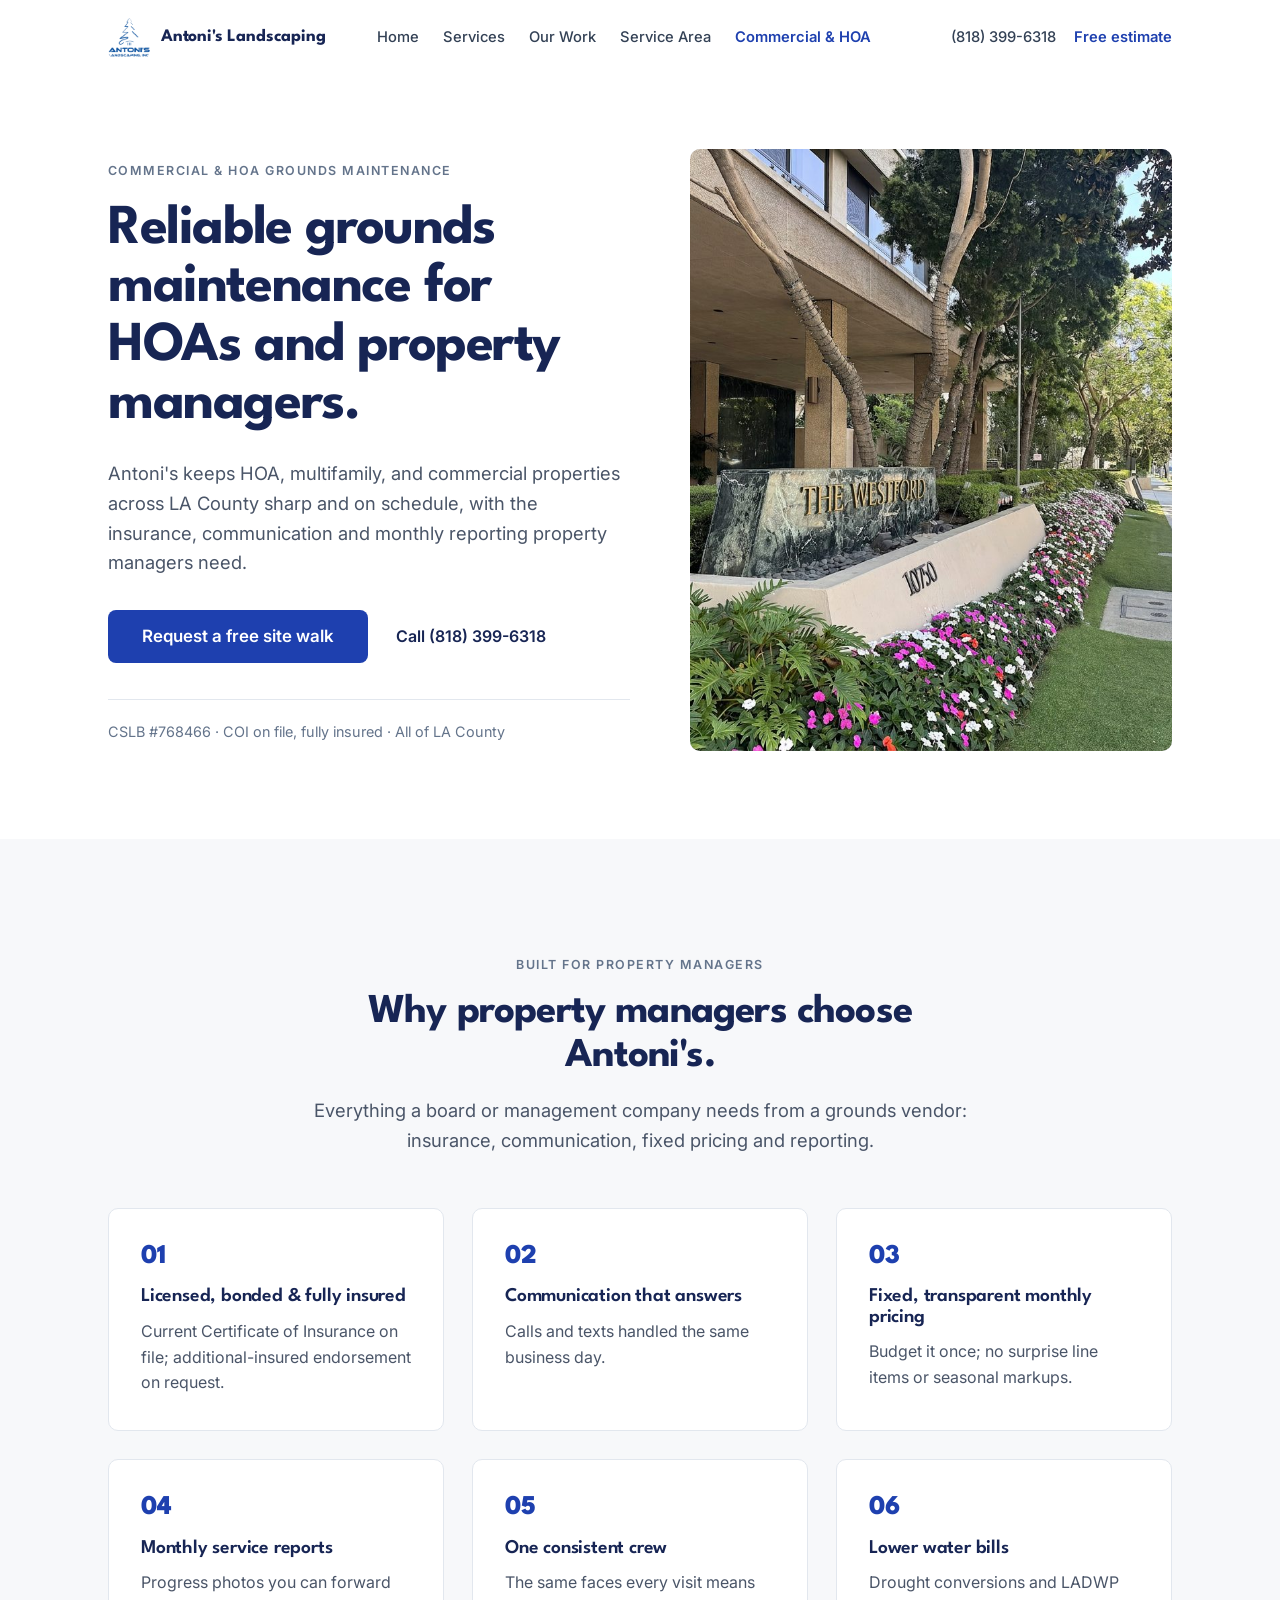
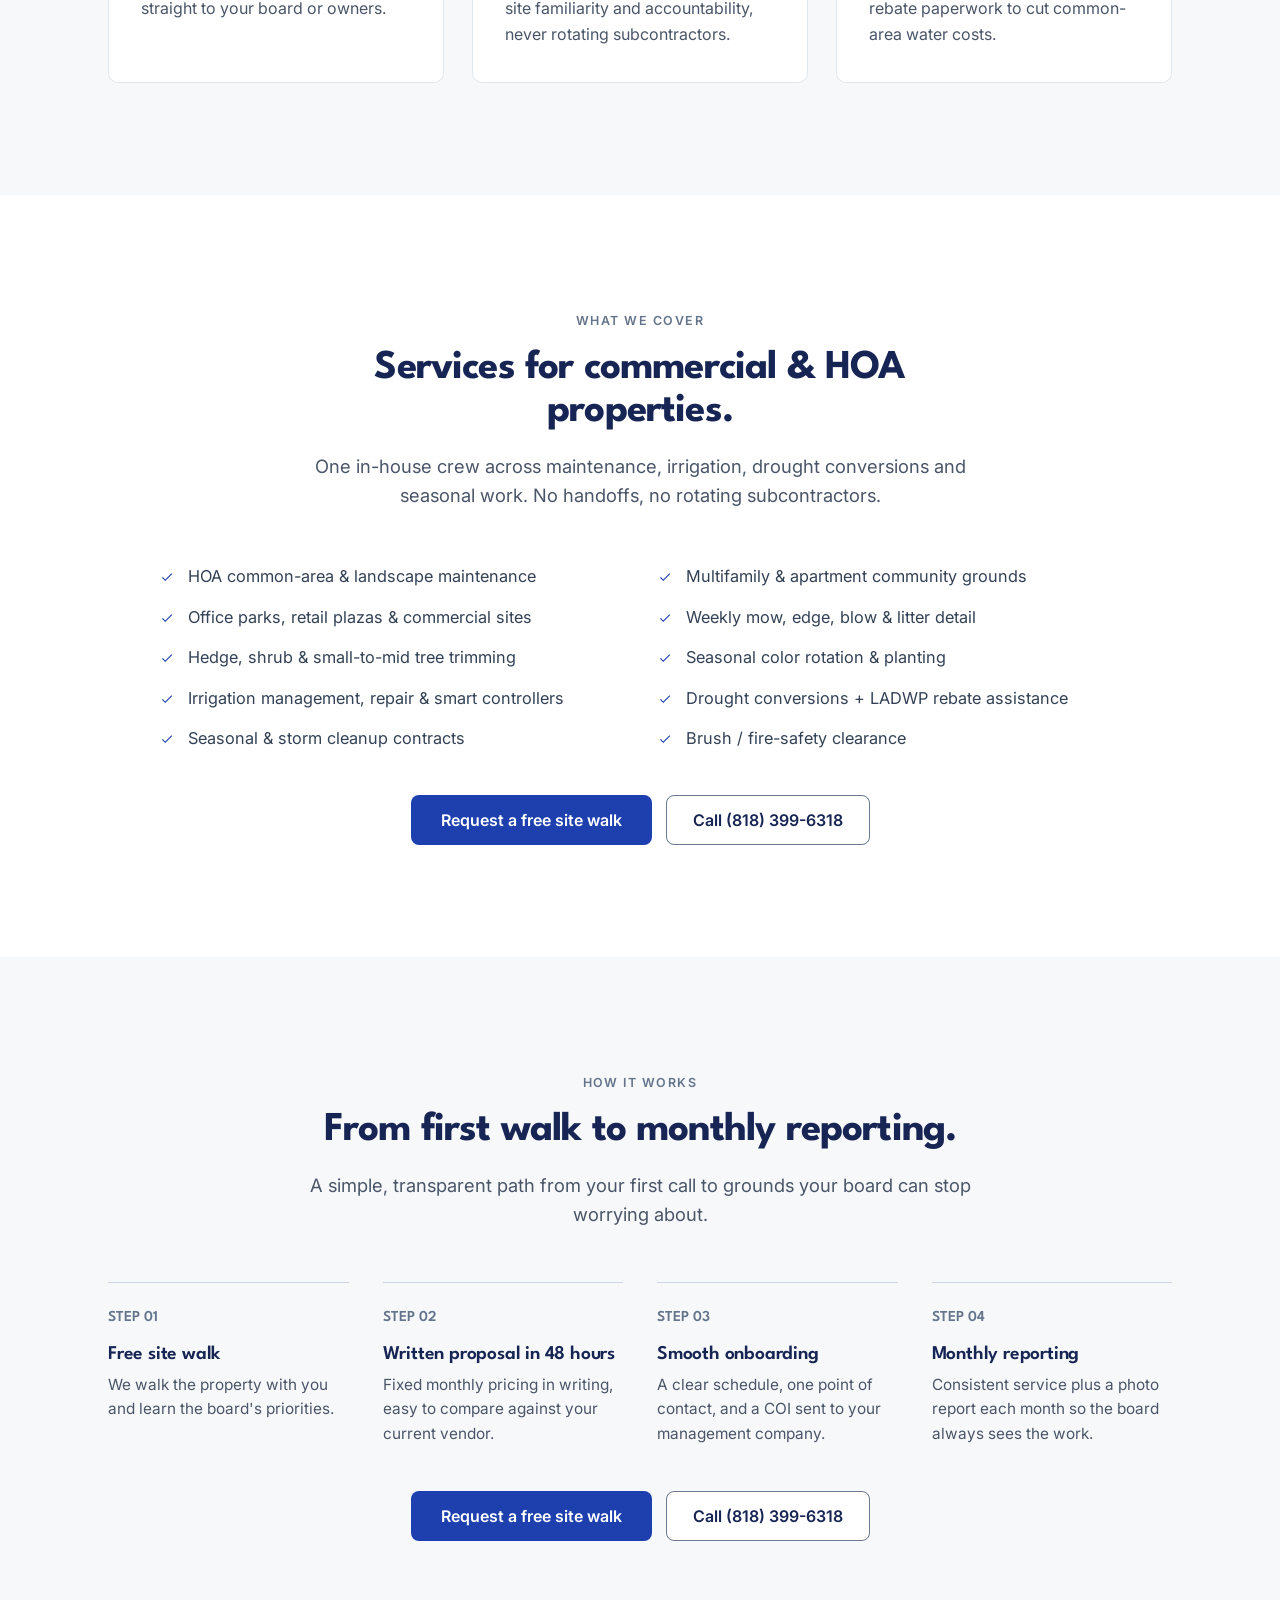
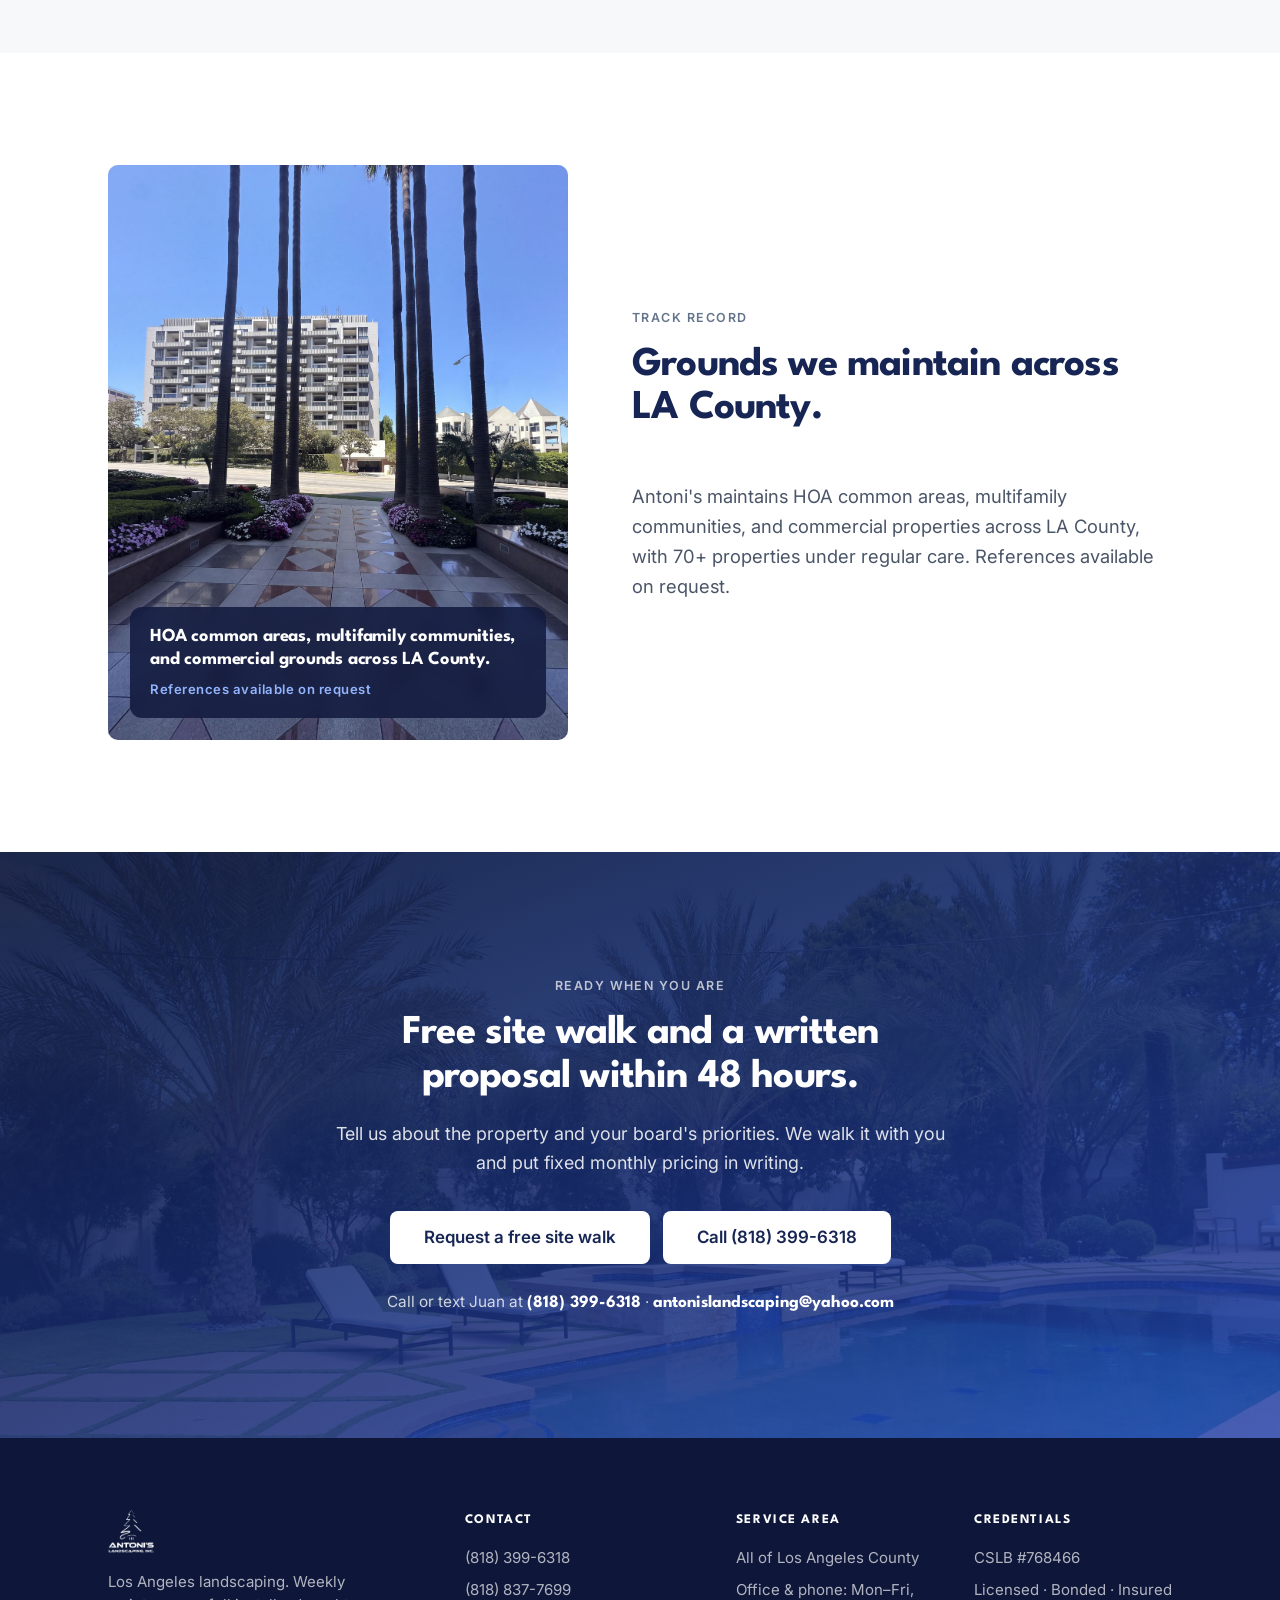
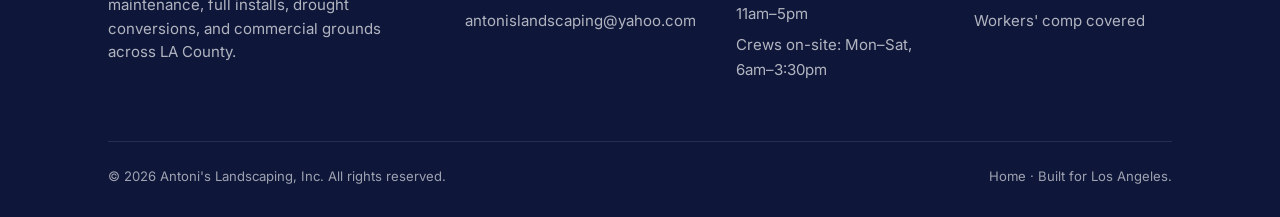
<file: commercial/index.html>
<!DOCTYPE html>
<html lang="en">
<head>
<meta charset="UTF-8" />
<meta name="viewport" content="width=device-width, initial-scale=1.0" />
<title>Commercial &amp; HOA Landscaping in Los Angeles | Antoni's Landscaping</title>
<meta name="description" content="Reliable, insured commercial and HOA grounds maintenance across LA County. Fixed monthly pricing and monthly photo reports. Free site walk and written proposal in 48 hours." />
<meta name="theme-color" content="#093d77" />
<link rel="icon" href="/assets/logo.png" type="image/png" />
<link rel="apple-touch-icon" href="/assets/logo.png" />
<meta name="robots" content="index, follow" />
<link rel="canonical" href="https://antonislandscaping.com/commercial" />
<meta property="og:title" content="Commercial &amp; HOA Landscaping in Los Angeles | Antoni's Landscaping" />
<meta property="og:description" content="Reliable, insured commercial and HOA grounds maintenance across LA County. Fixed monthly pricing and monthly photo reports. Free site walk and written proposal in 48 hours." />
<meta property="og:type" content="website" />
<meta property="og:url" content="https://antonislandscaping.com/commercial" />
<meta property="og:locale" content="en_US" />
<meta property="og:image" content="https://antonislandscaping.com/assets/photos/01_HERO_westford_CLEAN_web.jpg" />
<meta name="twitter:card" content="summary_large_image" />
<link rel="preconnect" href="https://fonts.googleapis.com">
<link rel="preconnect" href="https://fonts.gstatic.com" crossorigin>
<link href="https://fonts.googleapis.com/css2?family=Inter:wght@400;500;600;700&family=League+Spartan:wght@500;600;700;800;900&display=swap" rel="stylesheet">

<!-- Schema.org Service — commercial & HOA grounds maintenance offering -->
<script type="application/ld+json">
{
  "@context": "https://schema.org",
  "@type": "Service",
  "name": "Commercial & HOA Landscape Maintenance",
  "serviceType": "Commercial and HOA landscape maintenance",
  "url": "https://antonislandscaping.com/commercial",
  "image": "https://antonislandscaping.com/assets/photos/01_HERO_westford_CLEAN_web.jpg",
  "description": "Reliable, insured commercial and HOA grounds maintenance across LA County. Fixed monthly pricing, monthly photo reports, and a free site walk with a written proposal in 48 hours.",
  "provider": {
    "@type": "LandscapingBusiness",
    "name": "Antoni's Landscaping",
    "legalName": "Antoni's Landscaping, Inc.",
    "telephone": "+1-818-399-6318",
    "email": "antonislandscaping@yahoo.com",
    "url": "https://antonislandscaping.com/",
    "image": "https://antonislandscaping.com/assets/photos/01_HERO_westford_CLEAN_web.jpg",
    "hasCredential": {
      "@type": "EducationalOccupationalCredential",
      "credentialCategory": "license",
      "name": "CSLB #768466",
      "recognizedBy": { "@type": "Organization", "name": "California Contractors State License Board" }
    }
  },
  "areaServed": { "@type": "AdministrativeArea", "name": "Los Angeles County" }
}
</script>
<link rel="stylesheet" href="/assets/site.css" />
<style>
.btn-navy{background:var(--navy);color:#fff;padding:16px 26px;}
.btn-navy:hover{background:#0f1b3f;transform:translateY(-2px);box-shadow:0 14px 30px rgba(23,37,84,.30);}
.nav-links a[aria-current="page"]{color:var(--blue);font-weight:600;}
/* ===========================================================
   Commercial-page additions (not on the homepage):
   - .checklist : two-column checkmark service list (reuses the
     same royal-blue checkmark mask as .svc-body li)
   - .final-actions : centered button row inside the navy CTA band
   =========================================================== */
.checklist{list-style:none;display:grid;grid-template-columns:1fr 1fr;gap:14px 36px;max-width:960px;margin:0 auto;}
.checklist li{position:relative;padding-left:28px;font-size:1.02rem;color:var(--g700);}
.checklist li::before{content:'';position:absolute;left:0;top:7px;width:14px;height:14px;border-radius:50%;background:var(--blue);
  -webkit-mask:url("data:image/svg+xml;utf8,<svg xmlns='http://www.w3.org/2000/svg' viewBox='0 0 24 24'><path fill='white' d='M9 16.2 4.8 12l-1.4 1.4L9 19 21 7l-1.4-1.4z'/></svg>") center/14px no-repeat;
  mask:url("data:image/svg+xml;utf8,<svg xmlns='http://www.w3.org/2000/svg' viewBox='0 0 24 24'><path fill='white' d='M9 16.2 4.8 12l-1.4 1.4L9 19 21 7l-1.4-1.4z'/></svg>") center/14px no-repeat;}
.final-actions{display:flex;gap:13px;justify-content:center;flex-wrap:wrap;}
/* ---------- responsive ---------- */
@media(max-width:980px){
  :root{--pad:28px;}
  section{padding:76px 0;}
  .hero-grid,.why-grid{grid-template-columns:1fr;gap:44px;}
  .hero-media{margin-top:8px;}
  .svc-grid{grid-template-columns:1fr;}
  .proc-grid{grid-template-columns:repeat(2,1fr);gap:30px 28px;}
  .stats-grid,.creds-grid{grid-template-columns:repeat(2,1fr);}
  .stats .it:nth-child(2),.creds .it:nth-child(2){border-right:none;}
  .stats .it,.creds .it{border-bottom:1px solid rgba(255,255,255,.12);}
  .promise-grid{grid-template-columns:1fr;}
  .foot-grid{grid-template-columns:1fr 1fr;gap:32px;}
  .nav-links,.nav-phone{display:none;}
  .mcta{display:flex;}
  body{padding-bottom:84px;}
}
@media(max-width:680px){
  .checklist{grid-template-columns:1fr;}
}
@media(max-width:560px){
  h2{font-size:1.8rem;}
  .stats-grid,.creds-grid,.proc-grid,.foot-grid{grid-template-columns:1fr;}
  .stats .it,.creds .it{border-right:none;}
  .hero-proof .it{padding-right:16px;margin-right:16px;}
}
</style>
</head>
<body>
<a href="#main" class="skip-link">Skip to content</a>

<!-- ============ NAV ============ -->
<header class="nav" id="nav">
  <div class="nav-in">
    <a href="/" class="brand"><img src="/assets/logo.png" alt="Antoni's Landscaping logo" width="42" height="42" /><b>Antoni's&nbsp;Landscaping</b></a>
    <nav class="nav-links" aria-label="Primary">
      <a href="/">Home</a>
      <a href="/#services">Services</a>
      <a href="/#work">Our Work</a>
      <a href="/#area">Service Area</a>
      <a href="/commercial" aria-current="page">Commercial &amp; HOA</a>
    </nav>
    <div class="nav-right">
      <a href="tel:+18183996318" class="nav-phone">(818) 399-6318</a>
      <a href="/#quote" class="nav-cta">Free estimate</a>
    </div>
  </div>
</header>

<main id="main">

<!-- ============ HERO ============ -->
<section class="hero">
  <div class="container hero-grid">
    <div class="hero-copy">
      <span class="eyebrow">Commercial &amp; HOA Grounds Maintenance</span>
      <h1>Reliable grounds maintenance for HOAs and property managers.</h1>
      <p class="subhead">Antoni's keeps HOA, multifamily, and commercial properties across LA County sharp and on schedule, with the insurance, communication and monthly reporting property managers need.</p>
      <div class="hero-actions">
        <a href="/#quote" class="btn btn-primary btn-lg">Request a free site walk</a>
        <a href="tel:+18183996318" class="link-plain">Call (818) 399-6318</a>
      </div>
      <p class="hero-proof">CSLB #768466 &middot; COI on file, fully insured &middot; All of LA County</p>
    </div>
    <div class="hero-media">
      <img class="main" src="/assets/photos/01_HERO_westford_CLEAN_web.jpg" style="object-position:30% center" alt="Property monument sign and street address above a maintained strip of annual color and turf" decoding="async" />
    </div>
  </div>
</section>

<!-- ============ WHY PROPERTY MANAGERS CHOOSE US ============ -->
<section class="alt">
  <div class="container">
    <div class="section-head center">
      <span class="eyebrow">Built for property managers</span>
      <h2>Why property managers choose Antoni's.</h2>
      <p class="lead">Everything a board or management company needs from a grounds vendor: insurance, communication, fixed pricing and reporting.</p>
    </div>
    <div class="promise-grid">
      <div class="promise-card"><div class="k">01</div><h3>Licensed, bonded &amp; fully insured</h3><p>Current Certificate of Insurance on file; additional-insured endorsement on request.</p></div>
      <div class="promise-card"><div class="k">02</div><h3>Communication that answers</h3><p>Calls and texts handled the same business day.</p></div>
      <div class="promise-card"><div class="k">03</div><h3>Fixed, transparent monthly pricing</h3><p>Budget it once; no surprise line items or seasonal markups.</p></div>
      <div class="promise-card"><div class="k">04</div><h3>Monthly service reports</h3><p>Progress photos you can forward straight to your board or owners.</p></div>
      <div class="promise-card"><div class="k">05</div><h3>One consistent crew</h3><p>The same faces every visit means site familiarity and accountability, never rotating subcontractors.</p></div>
      <div class="promise-card"><div class="k">06</div><h3>Lower water bills</h3><p>Drought conversions and LADWP rebate paperwork to cut common-area water costs.</p></div>
    </div>
  </div>
</section>

<!-- ============ SERVICES ============ -->
<section>
  <div class="container">
    <div class="section-head center">
      <span class="eyebrow">What we cover</span>
      <h2>Services for commercial &amp; HOA properties.</h2>
      <p class="lead">One in-house crew across maintenance, irrigation, drought conversions and seasonal work. No handoffs, no rotating subcontractors.</p>
    </div>
    <ul class="checklist">
      <li>HOA common-area &amp; landscape maintenance</li>
      <li>Multifamily &amp; apartment community grounds</li>
      <li>Office parks, retail plazas &amp; commercial sites</li>
      <li>Weekly mow, edge, blow &amp; litter detail</li>
      <li>Hedge, shrub &amp; small-to-mid tree trimming</li>
      <li>Seasonal color rotation &amp; planting</li>
      <li>Irrigation management, repair &amp; smart controllers</li>
      <li>Drought conversions + LADWP rebate assistance</li>
      <li>Seasonal &amp; storm cleanup contracts</li>
      <li>Brush / fire-safety clearance</li>
    </ul>
    <div class="section-cta">
      <a href="/#quote" class="btn btn-primary">Request a free site walk</a>
      <a href="tel:+18183996318" class="btn btn-secondary">Call (818) 399-6318</a>
    </div>
  </div>
</section>

<!-- ============ HOW IT WORKS ============ -->
<section class="alt">
  <div class="container">
    <div class="section-head center">
      <span class="eyebrow">How it works</span>
      <h2>From first walk to monthly reporting.</h2>
      <p class="lead">A simple, transparent path from your first call to grounds your board can stop worrying about.</p>
    </div>
    <div class="proc-grid">
      <div class="proc-step"><div class="num">STEP 01</div><h3>Free site walk</h3><p>We walk the property with you and learn the board's priorities.</p></div>
      <div class="proc-step"><div class="num">STEP 02</div><h3>Written proposal in 48 hours</h3><p>Fixed monthly pricing in writing, easy to compare against your current vendor.</p></div>
      <div class="proc-step"><div class="num">STEP 03</div><h3>Smooth onboarding</h3><p>A clear schedule, one point of contact, and a COI sent to your management company.</p></div>
      <div class="proc-step"><div class="num">STEP 04</div><h3>Monthly reporting</h3><p>Consistent service plus a photo report each month so the board always sees the work.</p></div>
    </div>
    <div class="section-cta">
      <a href="/#quote" class="btn btn-primary">Request a free site walk</a>
      <a href="tel:+18183996318" class="btn btn-secondary">Call (818) 399-6318</a>
    </div>
  </div>
</section>

<!-- ============ TRACK RECORD ============ -->
<section>
  <div class="container why-grid">
    <div class="why-photo">
      <img src="/assets/photos/05b_latour_walkway_CLEAN_web.jpg" alt="Symmetrical tiled entry walkway framed by tall palms, clipped hedges and flower borders at a residential high-rise" loading="lazy" decoding="async" />
      <div class="badge">
        <!-- PLACEHOLDER: drop in a real board / property-manager testimonial quote here when one is available — do not fabricate one. -->
        <div class="q">HOA common areas, multifamily communities, and commercial grounds across LA County.</div>
        <div class="by">References available on request</div>
      </div>
    </div>
    <div class="why-content">
      <div class="section-head">
        <span class="eyebrow">Track record</span>
        <h2>Grounds we maintain across LA County.</h2>
      </div>
      <p class="lead">Antoni's maintains HOA common areas, multifamily communities, and commercial properties across LA County, with 70+ properties under regular care. References available on request.</p>
    </div>
  </div>
</section>

<!-- ============ CTA BAND ============ -->
<section class="final" style="--bg:url('/assets/photos/11_pool_loungers_ribbon_web.jpg');">
  <div class="container">
    <span class="eyebrow">Ready when you are</span>
    <h2>Free site walk and a written proposal within 48 hours.</h2>
    <p>Tell us about the property and your board's priorities. We walk it with you and put fixed monthly pricing in writing.</p>
    <div class="final-actions">
      <a href="/#quote" class="btn btn-light btn-lg">Request a free site walk</a>
      <a href="tel:+18183996318" class="btn btn-light btn-lg">Call (818) 399-6318</a>
    </div>
    <div class="phone-line">Call or text Juan at <a href="tel:+18183996318">(818) 399-6318</a> · <a href="mailto:antonislandscaping@yahoo.com">antonislandscaping@yahoo.com</a></div>
  </div>
</section>

</main>

<!-- ============ FOOTER ============ -->
<footer>
  <div class="container">
    <div class="foot-grid">
      <div>
        <img class="foot-logo" src="/assets/logo-white.png" alt="Antoni's Landscaping" height="44" />
        <p class="foot-brand-sub">Los Angeles landscaping. Weekly maintenance, full installs, drought conversions, and commercial grounds across LA County.</p>
      </div>
      <div class="foot-col">
        <h5>Contact</h5>
        <p><a href="tel:+18183996318">(818) 399-6318</a></p>
        <p><a href="tel:+18188377699">(818) 837-7699</a></p>
        <p><a href="mailto:antonislandscaping@yahoo.com">antonislandscaping@yahoo.com</a></p>
      </div>
      <div class="foot-col">
        <h5>Service area</h5>
        <p>All of Los Angeles County</p>
        <p>Office &amp; phone: Mon–Fri, 11am–5pm</p>
        <p>Crews on-site: Mon–Sat, 6am–3:30pm</p>
      </div>
      <div class="foot-col">
        <h5>Credentials</h5>
        <p>CSLB #768466</p>
        <p>Licensed · Bonded · Insured</p>
        <p>Workers' comp covered</p>
      </div>
    </div>
    <div class="foot-bottom">
      <div>© <span id="year"></span> Antoni's Landscaping, Inc. All rights reserved.</div>
      <div><a href="/">Home</a> · Built for Los Angeles.</div>
    </div>
  </div>
</footer>

<!-- sticky mobile CTA -->
<div class="mcta" role="navigation" aria-label="Quick contact">
  <a href="tel:+18183996318" class="p"><span aria-hidden="true">📞</span> Call</a>
  <a href="/#quote" class="s">Free estimate</a>
</div>

<script>
  document.getElementById('year').textContent = new Date().getFullYear();
  // nav shadow on scroll
  var nav = document.getElementById('nav');
  var onScroll = function(){ nav.classList.toggle('scrolled', window.scrollY > 10); };
  onScroll(); window.addEventListener('scroll', onScroll, {passive:true});
</script>
</body>
</html>
</file>
<file: assets/site.css>
/* Antoni's Landscaping — shared design system.
   Single source of truth for both index.html and /commercial.
   Page-specific rules remain in each page's inline <style> AFTER this link. */
/* ===========================================================
   Antoni's Landscaping — redesigned one-pager
   Direction B backbone (typographic split, white, structured)
   + full-bleed photography moments + navy brand bands.
   Brand: royal blue #1e40af · deep navy #172554 · League Spartan + Inter
   =========================================================== */

:root{
  --blue:#1e40af; --blue-dark:#1e3a8a; --blue-600:#2563eb;
  --navy:#172554; --navy-deep:#0e173a; --blue-400:#60a5fa; --blue-300:#93b4fd;
  --g50:#f7f8fa; --g100:#eef1f5; --g200:#e2e7ee; --g300:#cbd5e1;
  --g400:#94a3b8; --g500:#64748b; --g600:#4a5568; --g700:#334155; --ink:#0f172a;
  --disp:'League Spartan',sans-serif; --body:'Inter',system-ui,sans-serif;
  --maxw:1160px; --pad:48px; --radius:10px; --radius-sm:8px; --section-y:112px;
  --shadow:0 10px 30px rgba(15,23,42,.08); --shadow-lg:0 18px 44px rgba(15,23,42,.12);
}
*{box-sizing:border-box;margin:0;padding:0;}
html{scroll-behavior:smooth;}
body{font-family:var(--body);color:var(--ink);background:#fff;line-height:1.62;-webkit-font-smoothing:antialiased;text-rendering:optimizeLegibility;}
img{display:block;max-width:100%;}
a{text-decoration:none;color:inherit;}
::selection{background:var(--blue);color:#fff;}

.container{max-width:var(--maxw);margin:0 auto;padding-left:var(--pad);padding-right:var(--pad);}
section{padding:var(--section-y) 0;}
.alt{background:var(--g50);}

h1,h2,h3{font-family:var(--disp);font-weight:700;letter-spacing:-0.02em;line-height:1.06;color:var(--navy);}
h2{font-size:clamp(1.9rem,3.2vw,2.7rem);}
h3{font-size:1.22rem;letter-spacing:-0.01em;font-weight:600;}
.lead{font-size:1.15rem;color:var(--g600);}
.eyebrow{font-family:var(--body);font-weight:600;font-size:.78rem;text-transform:uppercase;letter-spacing:.12em;color:var(--g500);}

.section-head{max-width:680px;margin-bottom:52px;}
.section-head.center{margin-left:auto;margin-right:auto;text-align:center;}
.section-head h2{margin-top:14px;}
.section-head .lead{margin-top:18px;}

/* ---------- buttons ---------- */
.btn{display:inline-flex;align-items:center;gap:9px;font-family:var(--body);font-weight:600;font-size:1rem;line-height:1;cursor:pointer;border:none;border-radius:var(--radius-sm);transition:transform .15s ease,box-shadow .15s ease,background .15s ease,border-color .15s ease,color .15s ease;text-align:center;}
.btn-primary{background:var(--blue);color:#fff;padding:16px 30px;}
.btn-primary:hover{background:var(--blue-dark);}
.btn-secondary{background:#fff;color:var(--navy);border:1.5px solid #6b7a90;padding:16px 26px;}
.btn-secondary:hover{border-color:var(--navy);}
.btn-light{background:#fff;color:var(--navy);padding:16px 30px;}
.btn-light:hover{background:var(--g100);}
.btn-ghost{background:rgba(255,255,255,.08);color:#fff;border:1.5px solid rgba(255,255,255,.5);padding:15px 28px;}
.btn-ghost:hover{background:rgba(255,255,255,.16);border-color:#fff;}
.btn-lg{padding:18px 34px;font-size:1.06rem;}
.section-cta{display:flex;flex-wrap:wrap;gap:14px;justify-content:center;margin-top:44px;}
.link-arrow{font-weight:600;color:var(--blue);font-size:1.02rem;}
.link-arrow::after{content:' \2192';}
.link-arrow:hover{text-decoration:underline;text-underline-offset:4px;}
.link-plain{font-weight:600;color:var(--navy);font-size:1rem;display:inline-flex;align-items:center;min-height:44px;padding:0 6px;}
.link-plain:hover{color:var(--blue);}

/* ---------- nav ---------- */
.nav{position:sticky;top:0;z-index:80;background:rgba(255,255,255,.86);backdrop-filter:saturate(180%) blur(14px);border-bottom:1px solid transparent;transition:border-color .2s ease,box-shadow .2s ease;}
.nav.scrolled{border-bottom-color:var(--g200);box-shadow:0 6px 24px rgba(15,23,42,.06);}
.nav-in{display:flex;align-items:center;gap:28px;max-width:var(--maxw);margin:0 auto;padding:16px var(--pad);}
.brand{display:flex;align-items:center;gap:11px;}
.brand img{height:42px;width:42px;border-radius:8px;object-fit:contain;}
.brand b{font-family:var(--disp);font-weight:700;font-size:1.1rem;color:var(--navy);letter-spacing:-0.01em;line-height:1;}
.nav-links{display:flex;gap:24px;margin-left:24px;}
.nav-links a{font-weight:500;font-size:.92rem;color:var(--g700);padding:6px 0;white-space:nowrap;flex:none;transition:color .15s ease;}
.nav-links a:hover{color:var(--navy);}
.nav-links a[aria-current="page"]{color:var(--navy);font-weight:600;}
.nav-right{margin-left:auto;display:flex;align-items:center;gap:18px;}
.nav-phone{font-weight:500;font-size:.92rem;color:var(--g700);white-space:nowrap;transition:color .15s ease;}
.nav-phone:hover{color:var(--navy);}
.nav-cta{color:var(--blue);font-weight:600;font-size:.92rem;white-space:nowrap;transition:color .15s ease;}
.nav-cta:hover{color:var(--blue-dark);text-decoration:underline;text-underline-offset:4px;}

/* ---------- hero ---------- */
.hero{padding:72px 0 88px;overflow:hidden;}
.hero-grid{display:grid;grid-template-columns:1.04fr .96fr;gap:60px;align-items:center;}
.hero h1{font-size:clamp(2.4rem,4.4vw,3.8rem);font-weight:700;letter-spacing:-0.025em;line-height:1.04;margin:18px 0 0;max-width:15ch;}
.hero h1 .accent{color:var(--blue);}
.hero .subhead{font-size:1.15rem;color:var(--g600);max-width:46ch;margin-top:24px;}
.hero-actions{display:flex;gap:22px;margin-top:32px;flex-wrap:wrap;align-items:center;}
.hero-proof{margin-top:36px;border-top:1px solid var(--g200);padding-top:20px;font-size:.9rem;color:var(--g500);}
.hero-media{position:relative;}
.hero-media .main{aspect-ratio:4/5;width:100%;object-fit:cover;border-radius:var(--radius);background:#dde3ec center/cover;}

/* ---------- why (editorial, no icon cards) ---------- */
.why-grid{display:grid;grid-template-columns:0.92fr 1.08fr;gap:64px;align-items:center;}
.why-photo{position:relative;border-radius:var(--radius);overflow:hidden;aspect-ratio:4/5;background:#dde3ec center/cover;}
.why-photo img{position:absolute;inset:0;width:100%;height:100%;object-fit:cover;}
.why-photo .badge{position:absolute;left:22px;bottom:22px;right:22px;z-index:1;background:rgba(14,23,58,.82);backdrop-filter:blur(8px);color:#fff;border-radius:12px;padding:18px 20px;}
.why-photo .badge .q{font-family:var(--disp);font-weight:700;font-size:1.15rem;line-height:1.25;letter-spacing:-0.01em;}
.why-photo .badge .by{font-size:.82rem;color:var(--blue-300);margin-top:8px;font-weight:600;letter-spacing:.04em;}
.why-list{display:flex;flex-direction:column;}
.why-item{padding:24px 0;border-top:1px solid var(--g200);}
.why-item:first-of-type{border-top:none;padding-top:0;}
.why-item h3{margin-bottom:8px;}
.why-item p{color:var(--g600);font-size:1rem;}

/* ---------- services ---------- */
.svc-grid{display:grid;grid-template-columns:repeat(2,1fr);gap:26px;}
.svc-card{background:#fff;border:1px solid var(--g200);border-radius:var(--radius);overflow:hidden;display:flex;flex-direction:column;}
.svc-img{aspect-ratio:16/10;width:100%;object-fit:cover;background:#dde3ec center/cover;}
.svc-body{padding:30px 30px 32px;}
.svc-body p{color:var(--g600);margin-top:10px;font-size:1rem;}
.svc-body ul{list-style:none;margin-top:18px;display:grid;gap:9px;}
.svc-body li{position:relative;padding-left:16px;font-size:.95rem;color:var(--g700);}
.svc-body li::before{content:'';position:absolute;left:0;top:.72em;width:6px;height:1px;background:var(--g400);}

/* ---------- process ---------- */
.proc-grid{display:grid;grid-template-columns:repeat(4,1fr);gap:34px;}
.proc-step{position:relative;padding-top:22px;border-top:1px solid var(--g300);}
.proc-step .num{font-family:var(--disp);font-weight:600;font-size:.95rem;color:var(--g500);}
.proc-step h3{margin:14px 0 8px;}
.proc-step p{color:var(--g600);font-size:.96rem;}

/* ---------- drought ribbon (navy band) ---------- */
.ribbon{position:relative;color:#fff;padding:110px 0;isolation:isolate;}
.ribbon::before{content:'';position:absolute;inset:0;z-index:-2;background:var(--bg,none) center/cover,#dde3ec;}
.ribbon::after{content:'';position:absolute;inset:0;z-index:-1;background:linear-gradient(120deg,rgba(14,23,58,.94) 0%,rgba(23,37,84,.86) 55%,rgba(30,64,175,.62) 100%);}
.ribbon-in{max-width:680px;}
.ribbon .eyebrow{color:rgba(255,255,255,.7);}
.ribbon h2{color:#fff;margin-top:14px;}
.ribbon h2 em{font-style:normal;color:var(--blue-300);}
.ribbon p{color:rgba(255,255,255,.88);font-size:1.12rem;margin:22px 0 34px;max-width:60ch;}

/* ---------- work grid ---------- */
.work-grid{display:grid;grid-template-columns:repeat(3,1fr);gap:16px;}
.work-tile{aspect-ratio:4/3;width:100%;border-radius:var(--radius);background:#dde3ec center/cover;object-fit:cover;overflow:hidden;}
.work-tile.tall{grid-row:span 2;aspect-ratio:auto;}
.feature-wide{display:block;width:100%;aspect-ratio:16/9;object-fit:cover;border-radius:var(--radius);margin-bottom:16px;}

/* ---------- service area ---------- */
.cities{text-align:center;max-width:820px;margin:0 auto;color:var(--g600);font-size:1rem;line-height:2;}

/* ---------- promise ---------- */
.promise-grid{display:grid;grid-template-columns:repeat(3,1fr);gap:28px;}
.promise-card{background:#fff;border:1px solid var(--g200);border-radius:var(--radius);padding:34px 32px;}
.promise-card .k{font-family:var(--disp);font-weight:800;font-size:1.7rem;color:var(--blue);line-height:1;}
.promise-card h3{margin:16px 0 12px;}
.promise-card p{color:var(--g600);font-size:1rem;}
.promise-note{text-align:center;margin-top:40px;color:var(--g600);font-size:1rem;}
.promise-note a{color:var(--blue);font-weight:600;}

/* ---------- FAQ ---------- */
.faq-list{max-width:820px;margin:0 auto;}
.faq-list details{border-bottom:1px solid var(--g200);}
.faq-list summary{list-style:none;cursor:pointer;padding:22px 44px 22px 0;position:relative;font-family:var(--disp);font-weight:600;font-size:1.12rem;color:var(--navy);letter-spacing:-0.01em;}
.faq-list summary::-webkit-details-marker{display:none;}
.faq-list summary::after{content:'+';position:absolute;right:6px;top:50%;transform:translateY(-50%);font-size:1.5rem;font-weight:300;color:var(--g500);line-height:1;}
.faq-list details[open] summary::after{content:'−';}
.faq-list details > div{padding:0 44px 26px 0;color:var(--g600);font-size:1.02rem;}

/* ---------- chat estimator ---------- */
.chat-section{background:var(--g50);}
.container-narrow{max-width:760px;margin:0 auto;padding:0 var(--pad);}
.chat-card{background:#fff;border:1px solid var(--g200);border-radius:14px;box-shadow:var(--shadow);overflow:hidden;max-width:560px;margin:0 auto;}
.chat-head{display:flex;align-items:center;gap:13px;padding:18px 22px;background:var(--navy);color:#fff;}
.chat-avatar{width:42px;height:42px;border-radius:50%;background:#fff;padding:5px;object-fit:contain;flex:none;}
.chat-id .chat-name{font-family:var(--disp);font-weight:700;font-size:1.02rem;}
.chat-id .chat-status{font-size:.8rem;color:var(--blue-300);display:flex;align-items:center;gap:6px;margin-top:2px;}
.status-dot{width:8px;height:8px;border-radius:50%;background:#34d399;}
.chat-estimate-pill{margin-left:auto;text-align:right;background:rgba(255,255,255,.12);border-radius:10px;padding:7px 13px;}
.chat-estimate-pill .pill-label{display:block;font-size:.62rem;text-transform:uppercase;letter-spacing:.1em;color:var(--blue-300);font-weight:600;}
.chat-estimate-pill .pill-value{font-family:var(--disp);font-weight:800;font-size:1.02rem;}
.chat-body{padding:24px 22px;height:340px;overflow-y:auto;display:flex;flex-direction:column;gap:10px;background:linear-gradient(180deg,#fbfcfe,#fff);scroll-behavior:smooth;}
.chat-bubble{max-width:80%;padding:12px 16px;border-radius:16px;font-size:.96rem;line-height:1.5;animation:rise .25s ease;word-wrap:break-word;}
@keyframes rise{from{opacity:0;transform:translateY(6px);}to{opacity:1;transform:none;}}
.chat-bubble.bot{align-self:flex-start;background:var(--g100);color:var(--ink);border-bottom-left-radius:5px;}
.chat-bubble.user{align-self:flex-end;background:var(--blue);color:#fff;border-bottom-right-radius:5px;}
.chat-bubble strong{font-weight:700;}
.chat-bubble.bot strong{color:var(--blue);}
.chat-bubble.user strong{color:#fff;}
.chat-bubble.typing{display:flex;gap:4px;padding:15px 16px;}
.chat-bubble.typing span{width:7px;height:7px;border-radius:50%;background:var(--g400);animation:blink 1.2s infinite both;}
.chat-bubble.typing span:nth-child(2){animation-delay:.2s;}
.chat-bubble.typing span:nth-child(3){animation-delay:.4s;}
@keyframes blink{0%,80%,100%{opacity:.3;transform:translateY(0);}40%{opacity:1;transform:translateY(-3px);}}
.chat-input-area{border-top:1px solid var(--g200);padding:16px 18px;min-height:68px;display:flex;align-items:center;}
.chip-row{display:flex;flex-wrap:wrap;gap:8px;width:100%;}
.chip{background:#fff;border:1.5px solid #6b7a90;color:var(--navy);padding:10px 16px;border-radius:100px;font-family:var(--body);font-weight:600;font-size:.9rem;cursor:pointer;transition:all .15s ease;}
.chip:hover{background:var(--blue);color:#fff;border-color:var(--blue);}
.chat-form{display:flex;flex-wrap:wrap;gap:9px;width:100%;}
.chat-form input{flex:1;padding:12px 15px;border:1.5px solid #6b7a90;border-radius:10px;font-family:inherit;font-size:.96rem;background:#fff;}
.chat-form input:focus{outline:none;border-color:var(--blue);}
.chat-form input.chat-input-invalid{border-color:#dc2626;background:#fef2f2;}
.chat-input-error{flex-basis:100%;margin-top:6px;color:#b91c1c;font-size:.82rem;font-weight:600;}
.chat-form button{background:var(--blue);color:#fff;border:none;border-radius:10px;padding:0 18px;font-family:var(--body);font-weight:600;font-size:.92rem;cursor:pointer;display:flex;align-items:center;gap:7px;}
.chat-form button:hover{background:var(--blue-dark);}
.chat-form button svg{width:15px;height:15px;}
/* File-upload step: the estimator script renders a plain <div> wrapping a
   .chat-file-label and a .chat-file-skip — the label text already includes the
   📷 emoji, so no ::before icon here (would double it). */
.chat-file-label{display:inline-flex;align-items:center;gap:8px;background:var(--g50);border:1.5px dashed #6b7a90;border-radius:10px;padding:11px 16px;font-weight:600;font-size:.9rem;color:var(--navy);cursor:pointer;}
.chat-file-label input{display:none;}
.chat-file-skip{background:none;border:none;color:var(--g500);font-family:inherit;font-weight:600;font-size:.9rem;cursor:pointer;padding:0 14px;}
.chat-file-skip:hover{color:var(--navy);}
.chat-fallback{text-align:center;margin-top:22px;color:var(--g600);font-size:.96rem;}
.chat-fallback a{color:var(--blue);font-weight:700;}

/* ---------- final CTA ---------- */
.final{position:relative;color:#fff;text-align:center;padding:120px 0;isolation:isolate;}
.final::before{content:'';position:absolute;inset:0;z-index:-2;background:var(--bg,none) center/cover,#dde3ec;}
.final::after{content:'';position:absolute;inset:0;z-index:-1;background:linear-gradient(160deg,rgba(14,23,58,.92),rgba(30,64,175,.78));}
.final .eyebrow{color:rgba(255,255,255,.7);}
.final h2{color:#fff;margin:14px auto 0;max-width:22ch;}
.final h2 em{font-style:normal;color:var(--blue-300);}
.final p{color:rgba(255,255,255,.86);max-width:56ch;margin:20px auto 34px;font-size:1.12rem;}
.final .phone-line{margin-top:26px;color:rgba(255,255,255,.78);font-size:.96rem;}
.final .phone-line a{color:#fff;font-family:var(--disp);font-weight:700;font-size:1.08rem;}

/* ---------- footer ---------- */
footer{background:var(--navy-deep);color:rgba(255,255,255,.68);padding:72px 0 30px;font-size:.94rem;}
.foot-grid{display:grid;grid-template-columns:1.6fr 1fr 1fr 1fr;gap:40px;}
.foot-logo{height:44px;width:auto;margin-bottom:16px;display:block;}
.foot-brand-sub{max-width:300px;line-height:1.55;}
footer h5{color:#fff;font-family:var(--disp);font-weight:700;font-size:.82rem;text-transform:uppercase;letter-spacing:.12em;margin-bottom:15px;}
.foot-col p{margin-bottom:7px;}
.foot-col a{transition:color .15s ease;}
.foot-col a:hover{color:var(--blue-300);}
.foot-bottom{margin-top:52px;padding-top:24px;border-top:1px solid rgba(255,255,255,.1);display:flex;justify-content:space-between;flex-wrap:wrap;gap:12px;font-size:.82rem;color:rgba(255,255,255,.6);}

/* ---------- sticky mobile CTA ---------- */
.mcta{position:fixed;bottom:12px;left:12px;right:12px;display:none;gap:10px;z-index:90;}
.mcta a{flex:1;padding:14px;border-radius:12px;text-align:center;font-weight:700;font-size:.96rem;box-shadow:var(--shadow-lg);display:flex;align-items:center;justify-content:center;gap:8px;}
.mcta .p{background:var(--blue);color:#fff;}
.mcta .s{background:#fff;color:var(--blue);border:1.5px solid var(--blue);}

/* ---------- a11y: visible focus + ≥44px touch targets ---------- */
a:focus-visible,button:focus-visible,summary:focus-visible,input:focus-visible,.chip:focus-visible,details>summary:focus-visible{outline:3px solid var(--blue-600);outline-offset:2px;border-radius:6px;}
.chat-form input:focus-visible{outline-offset:0;}
.btn,.nav-cta,.chip,.chat-form button,.mcta a,.chat-file-label,.chat-file-skip{min-height:44px;}
.nav-cta{display:inline-flex;align-items:center;}
.chip{display:inline-flex;align-items:center;}
.chat-form button{min-width:44px;justify-content:center;}
.nav-links a{display:inline-flex;align-items:center;justify-content:center;min-height:40px;}
.nav-phone{display:flex;align-items:center;min-height:44px;}
[hidden]{display:none!important;}
.skip-link{position:absolute;left:-9999px;top:0;z-index:200;background:var(--blue);color:#fff;padding:12px 18px;font-weight:600;border-radius:0 0 8px 0;}
.skip-link:focus{left:0;}

/* ---------- responsive ---------- */
@media(max-width:980px){
  :root{--pad:28px;--section-y:76px;}
  .hero-grid,.why-grid{grid-template-columns:1fr;gap:44px;}
  .hero-media{margin-top:8px;}
  .svc-grid{grid-template-columns:1fr;}
  .proc-grid{grid-template-columns:repeat(2,1fr);gap:30px 28px;}
  .work-grid{grid-template-columns:repeat(2,1fr);}
  .work-tile.tall{grid-row:auto;aspect-ratio:4/3;}
  .promise-grid{grid-template-columns:1fr;}
  .foot-grid{grid-template-columns:1fr 1fr;gap:32px;}
  .nav-links,.nav-phone{display:none;}
  .hero h1{max-width:none;}
  .mcta{display:flex;}
  body{padding-bottom:84px;}
}
@media(max-width:560px){
  h2{font-size:1.8rem;}
  .proc-grid,.work-grid,.foot-grid{grid-template-columns:1fr;}
}
@media(prefers-reduced-motion:reduce){*{animation:none!important;transition:none!important;}html{scroll-behavior:auto;}}
</file>
